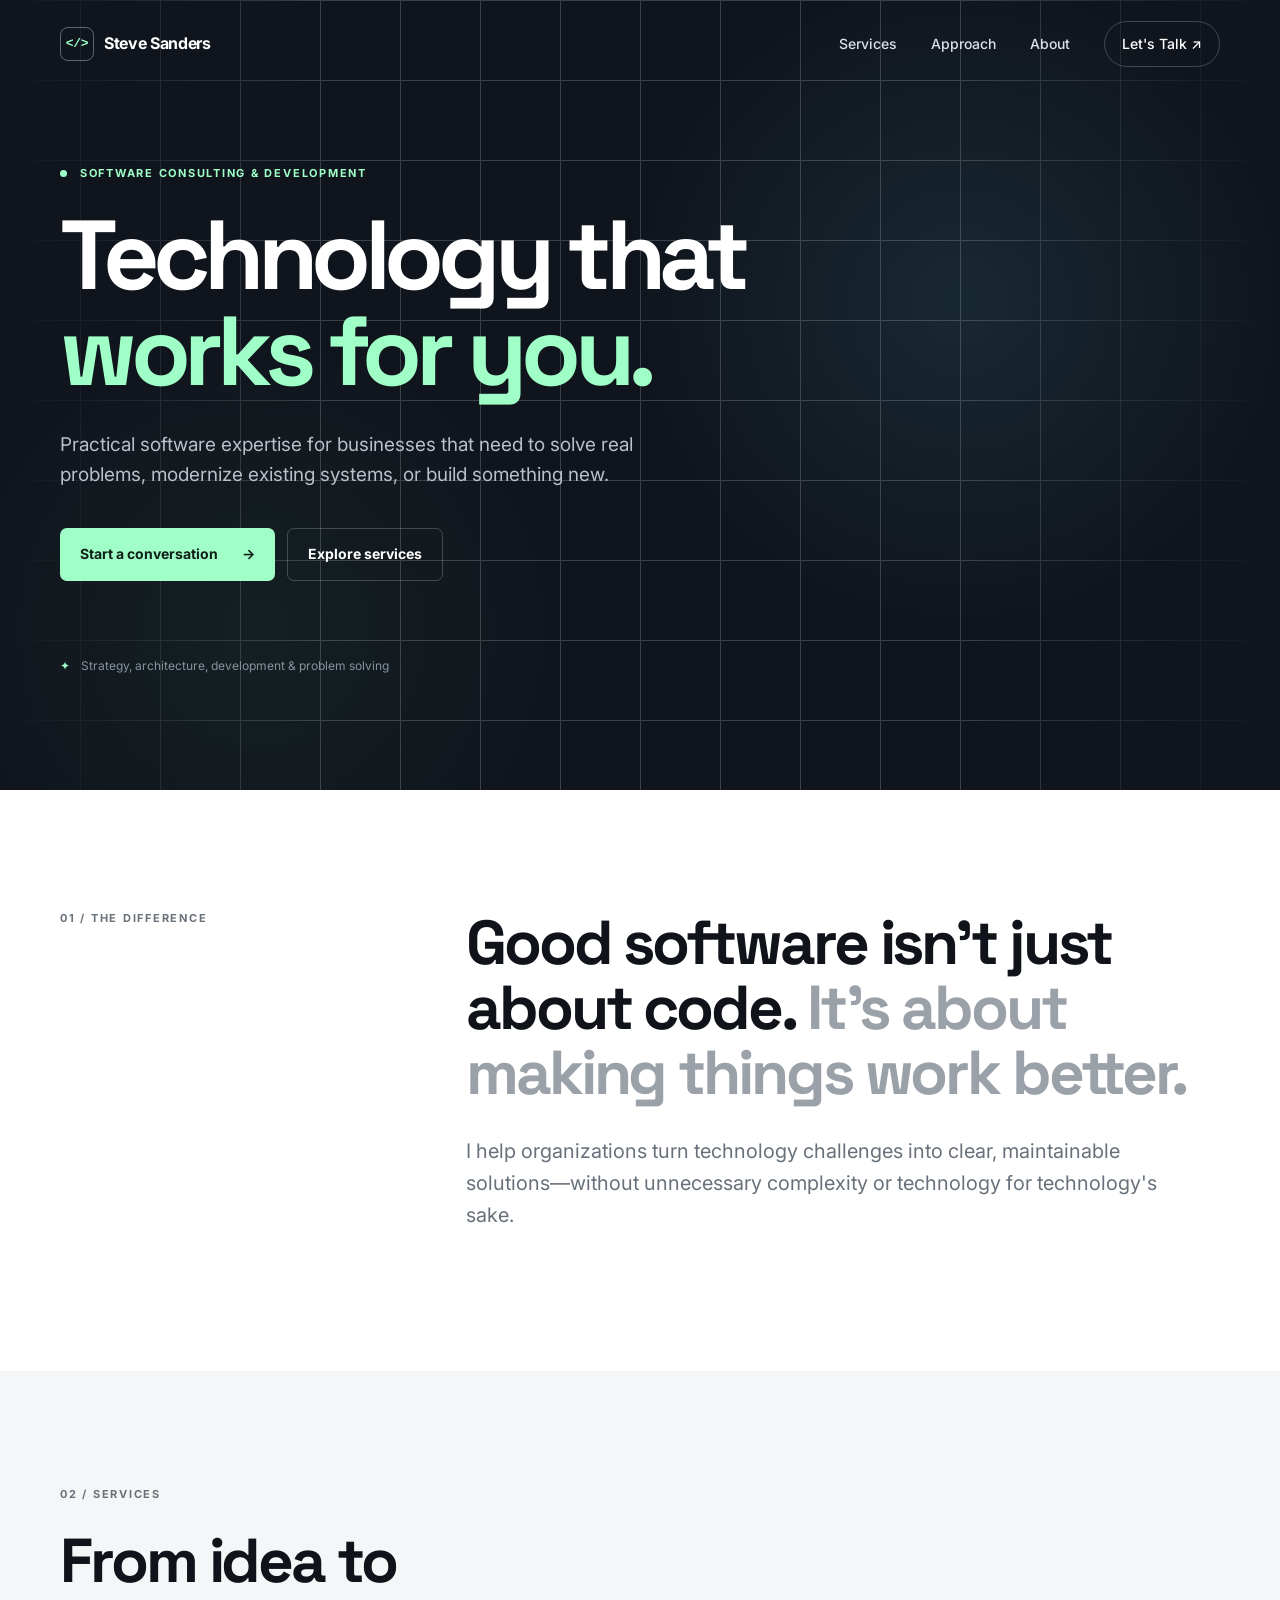
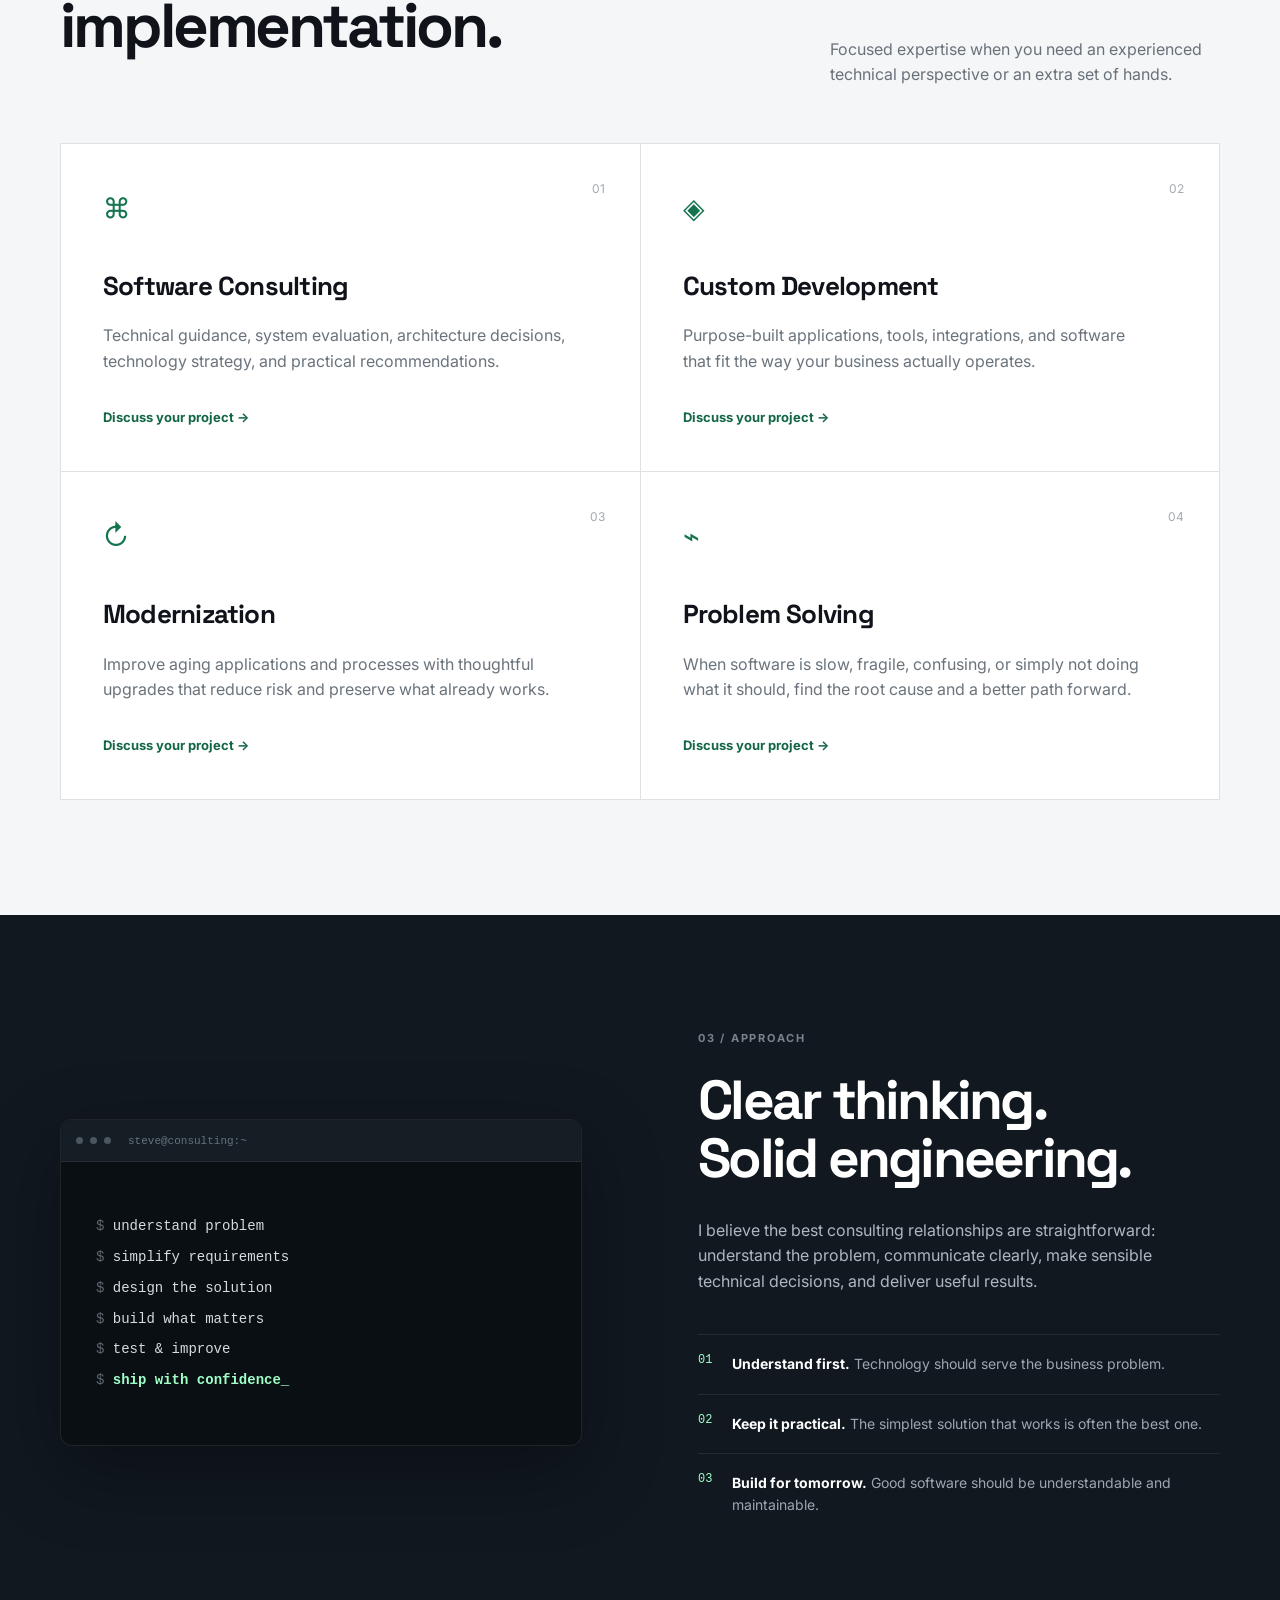
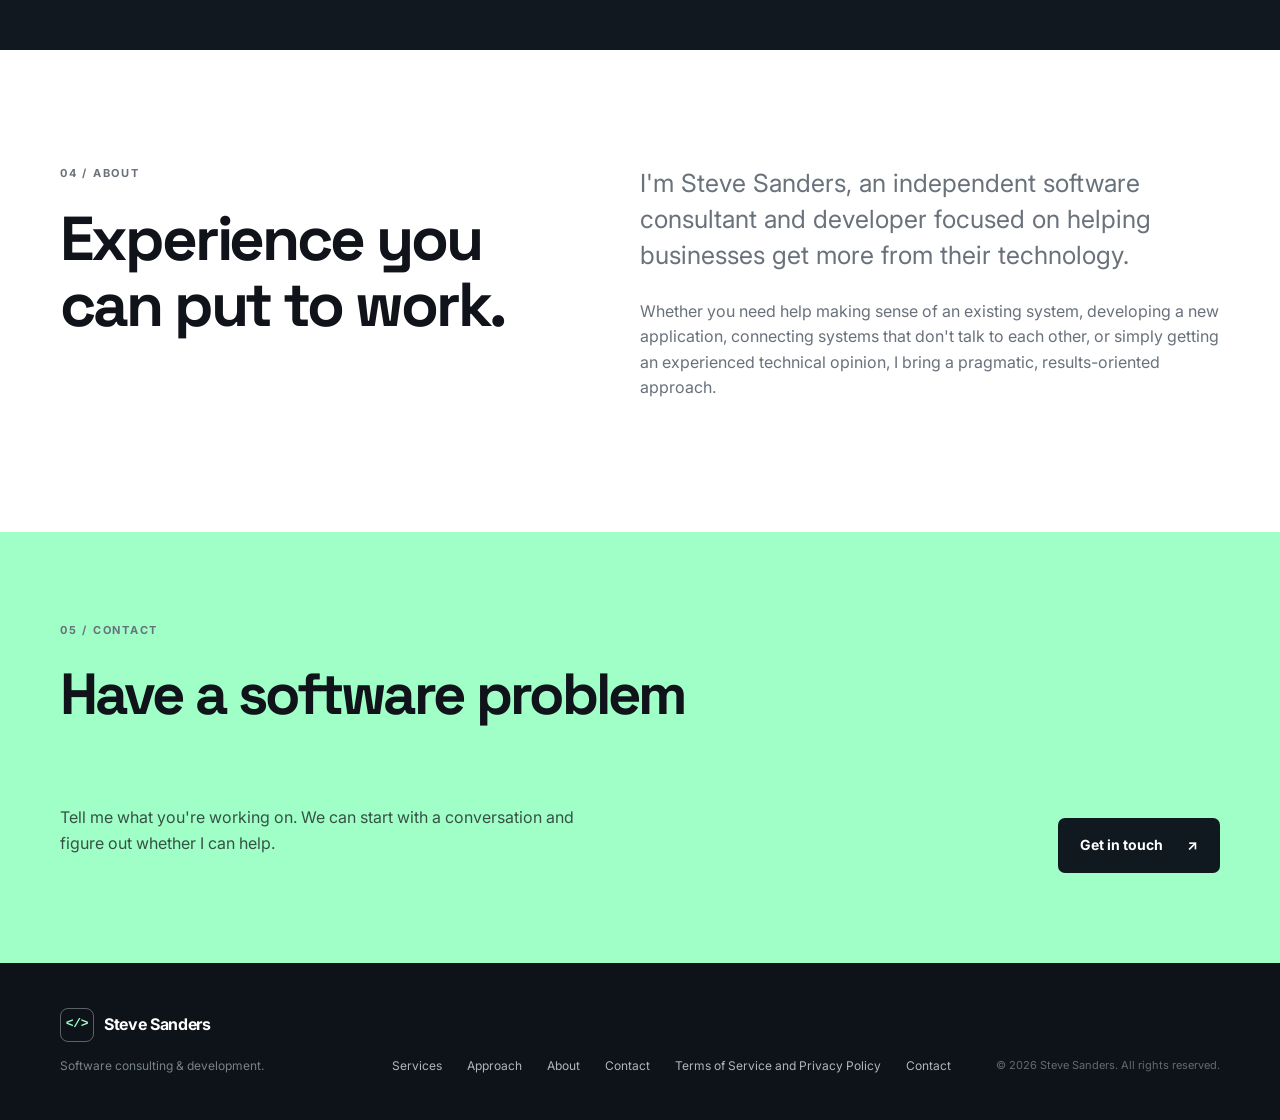
<file: index.html>
<!DOCTYPE html>
<html lang="en">

<head>
  <meta charset="utf-8">
  <meta name="viewport" content="width=device-width, initial-scale=1">
  <meta name="description"
    content="Steve Sanders provides practical software consulting and custom development services for businesses that need better technology.">
  <title>Steve Sanders | Software Consulting & Development</title>
  <link rel="preconnect" href="https://fonts.googleapis.com">
  <link rel="preconnect" href="https://fonts.gstatic.com" crossorigin>
  <link
    href="https://fonts.googleapis.com/css2?family=Inter:wght@400;500;600;700;800&family=Space+Grotesk:wght@500;600;700&display=swap"
    rel="stylesheet">
  <link rel="stylesheet" href="styles.css">
</head>

<body>
  <header class="site-header">
    <div class="container nav">
      <a class="brand" href="#top"><span class="brand-mark">&lt;/&gt;</span><span>Steve Sanders</span></a>
      <button class="menu-toggle" aria-label="Open navigation" aria-expanded="false">☰</button>
      <nav id="nav">
        <a href="#services">Services</a>
        <a href="#approach">Approach</a>
        <a href="#about">About</a>
        <a class="nav-cta" href="#contact">Let's Talk <span>↗</span></a>
      </nav>
    </div>
  </header>

  <main id="top">
    <section class="hero">
      <div class="hero-grid"></div>
      <div class="container hero-content">
        <div class="eyebrow"><span class="dot"></span> SOFTWARE CONSULTING & DEVELOPMENT</div>
        <h1>Technology that<br><em>works for you.</em></h1>
        <p class="hero-copy">Practical software expertise for businesses that need to solve real problems, modernize
          existing systems, or build something new.</p>
        <div class="hero-actions">
          <a class="button primary" href="#contact">Start a conversation <span>→</span></a>
          <a class="button ghost" href="#services">Explore services</a>
        </div>
        <div class="hero-note"><span>✦</span> Strategy, architecture, development & problem solving</div>
      </div>
    </section>

    <section class="intro">
      <div class="container intro-grid">
        <p class="section-kicker">01 / THE DIFFERENCE</p>
        <div>
          <h2>Good software isn't just about code. <span>It's about making things work better.</span></h2>
          <p class="large-copy">I help organizations turn technology challenges into clear, maintainable
            solutions—without unnecessary complexity or technology for technology's sake.</p>
        </div>
      </div>
    </section>

    <section id="services" class="services section">
      <div class="container">
        <div class="section-head">
          <div>
            <p class="section-kicker">02 / SERVICES</p>
            <h2>From idea to implementation.</h2>
          </div>
          <p>Focused expertise when you need an experienced technical perspective or an extra set of hands.</p>
        </div>
        <div class="service-grid">
          <article class="card"><span class="card-num">01</span>
            <div class="icon">⌘</div>
            <h3>Software Consulting</h3>
            <p>Technical guidance, system evaluation, architecture decisions, technology strategy, and practical
              recommendations.</p><a href="#contact">Discuss your project →</a>
          </article>
          <article class="card"><span class="card-num">02</span>
            <div class="icon">◈</div>
            <h3>Custom Development</h3>
            <p>Purpose-built applications, tools, integrations, and software that fit the way your business actually
              operates.</p><a href="#contact">Discuss your project →</a>
          </article>
          <article class="card"><span class="card-num">03</span>
            <div class="icon">↻</div>
            <h3>Modernization</h3>
            <p>Improve aging applications and processes with thoughtful upgrades that reduce risk and preserve what
              already works.</p><a href="#contact">Discuss your project →</a>
          </article>
          <article class="card"><span class="card-num">04</span>
            <div class="icon">⌁</div>
            <h3>Problem Solving</h3>
            <p>When software is slow, fragile, confusing, or simply not doing what it should, find the root cause and a
              better path forward.</p><a href="#contact">Discuss your project →</a>
          </article>
        </div>
      </div>
    </section>

    <section id="approach" class="approach section">
      <div class="container approach-grid">
        <div class="terminal">
          <div class="terminal-bar"><i></i><i></i><i></i><span>steve@consulting:~</span></div>
          <pre><span class="muted">$</span> understand problem
<span class="muted">$</span> simplify requirements
<span class="muted">$</span> design the solution
<span class="muted">$</span> build what matters
<span class="muted">$</span> test & improve
<span class="muted">$</span> <strong>ship with confidence</strong><span class="cursor">_</span></pre>
        </div>
        <div class="approach-copy">
          <p class="section-kicker">03 / APPROACH</p>
          <h2>Clear thinking.<br>Solid engineering.</h2>
          <p>I believe the best consulting relationships are straightforward: understand the problem, communicate
            clearly, make sensible technical decisions, and deliver useful results.</p>
          <div class="principles">
            <div><b>01</b><span><strong>Understand first.</strong> Technology should serve the business problem.</span>
            </div>
            <div><b>02</b><span><strong>Keep it practical.</strong> The simplest solution that works is often the best
                one.</span></div>
            <div><b>03</b><span><strong>Build for tomorrow.</strong> Good software should be understandable and
                maintainable.</span></div>
          </div>
        </div>
      </div>
    </section>

    <section id="about" class="about section">
      <div class="container about-grid">
        <div>
          <p class="section-kicker">04 / ABOUT</p>
          <h2>Experience you can put to work.</h2>
        </div>
        <div>
          <p class="about-lead">I'm Steve Sanders, an independent software consultant and developer focused on helping
            businesses get more from their technology.</p>
          <p>Whether you need help making sense of an existing system, developing a new application, connecting systems
            that don't talk to each other, or simply getting an experienced technical opinion, I bring a pragmatic,
            results-oriented approach.</p>
        </div>
      </div>
    </section>

    <section id="contact" class="contact section">
      <div class="container contact-box">
        <div>
          <p class="section-kicker">05 / CONTACT</p>
          <h2>Have a software problem<br><em>worth solving?</em></h2>
          <p>Tell me what you're working on. We can start with a conversation and figure out whether I can help.</p>
        </div>
        <a class="button light" href="mailto:info@zanderz.com?subject=Software%20Consulting%20Inquiry">Get in touch
          <span>↗</span></a>
      </div>
    </section>
  </main>

  <footer>
    <div class="container footer-grid">
      <div><a class="brand" href="#top"><span class="brand-mark">&lt;/&gt;</span><span>Steve Sanders</span></a>
        <p>Software consulting & development.</p>
      </div>
      <div class="footer-links"><a href="#services">Services</a><a href="#approach">Approach</a>
        <a href="#about">About</a><a href="#contact">Contact</a>
        <a href="terms.html">Terms of Service and Privacy Policy</a><a href="#contact">Contact</a>
        </div>
      <div class="copyright">© 2026 Steve Sanders. All rights reserved.</div>
    </div>
  </footer>
  <script src="script.js"></script>
</body>

</html>
</file>
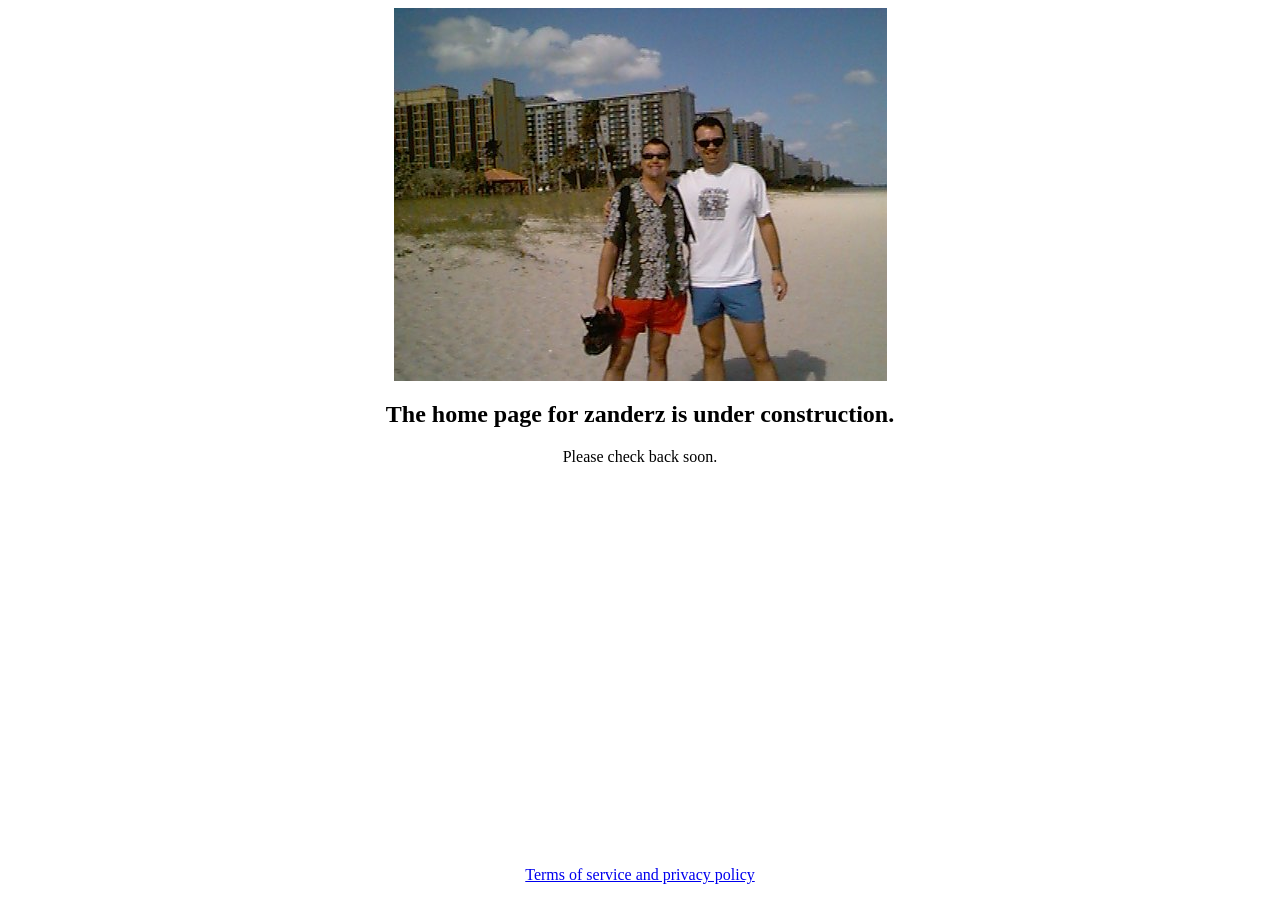
<file: miami.html>
<html><head>
<meta http-equiv="content-type" content="text/html; charset=UTF-8"><title>Home page of zanderz</title><style>:is([id*='google_ads_iframe'],[id*='taboola-'],.taboolaHeight,.taboola-placeholder,#top-ad,#credential_picker_container,#credentials-picker-container,#credential_picker_iframe,[id*='google-one-tap-iframe'],#google-one-tap-popup-container,.google-one-tap__module,.google-one-tap-modal-div,#amp_floatingAdDiv,#ez-content-blocker-container) {display:none!important;min-height:0!important;height:0!important;}</style></head>
<body>
<center><img src="Miami1.jpg">
<h2>The home page for zanderz is under construction.</h2>
<p>
Please check back soon.
</p><p>
</p></center>
<p style=" position: absolute; bottom: 0; left: 0; width: 100%; text-align: center;"><a href="terms.html">Terms of service and privacy policy</a></p>	
</body></html>
</file>
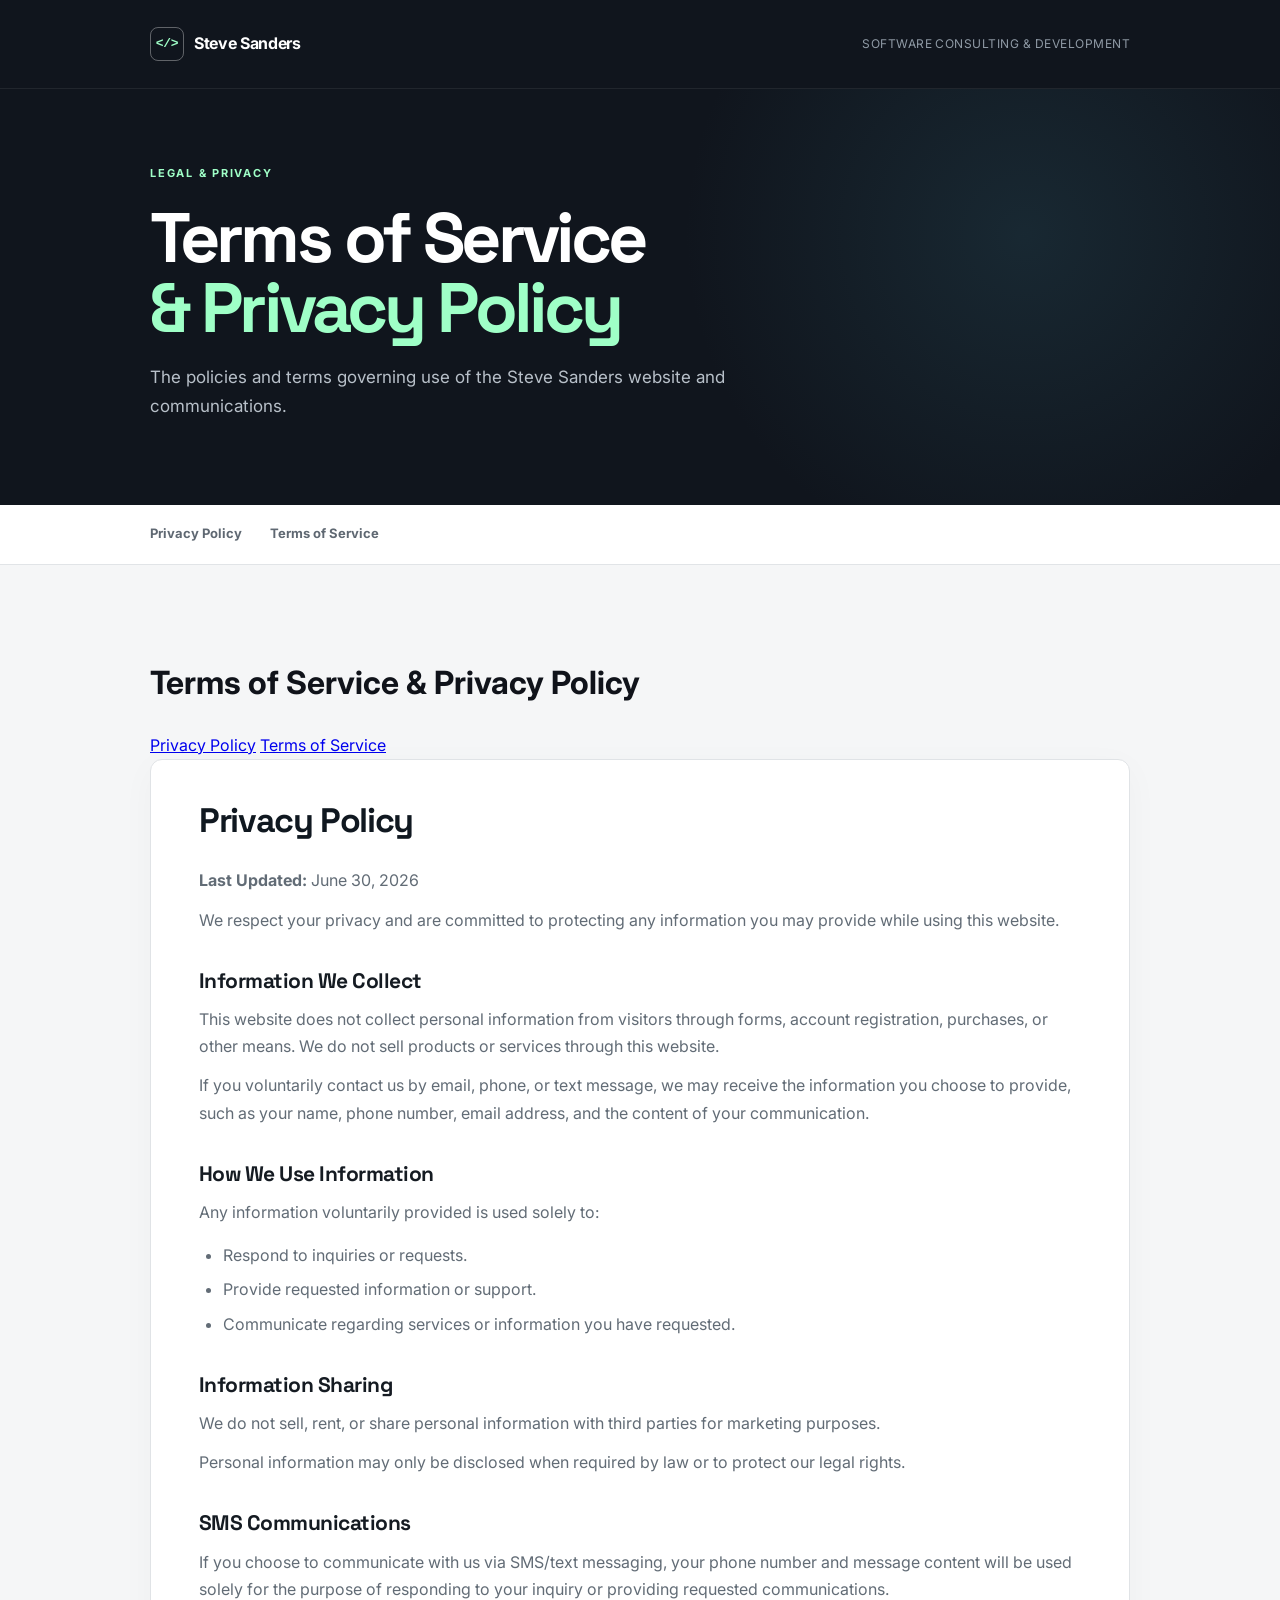
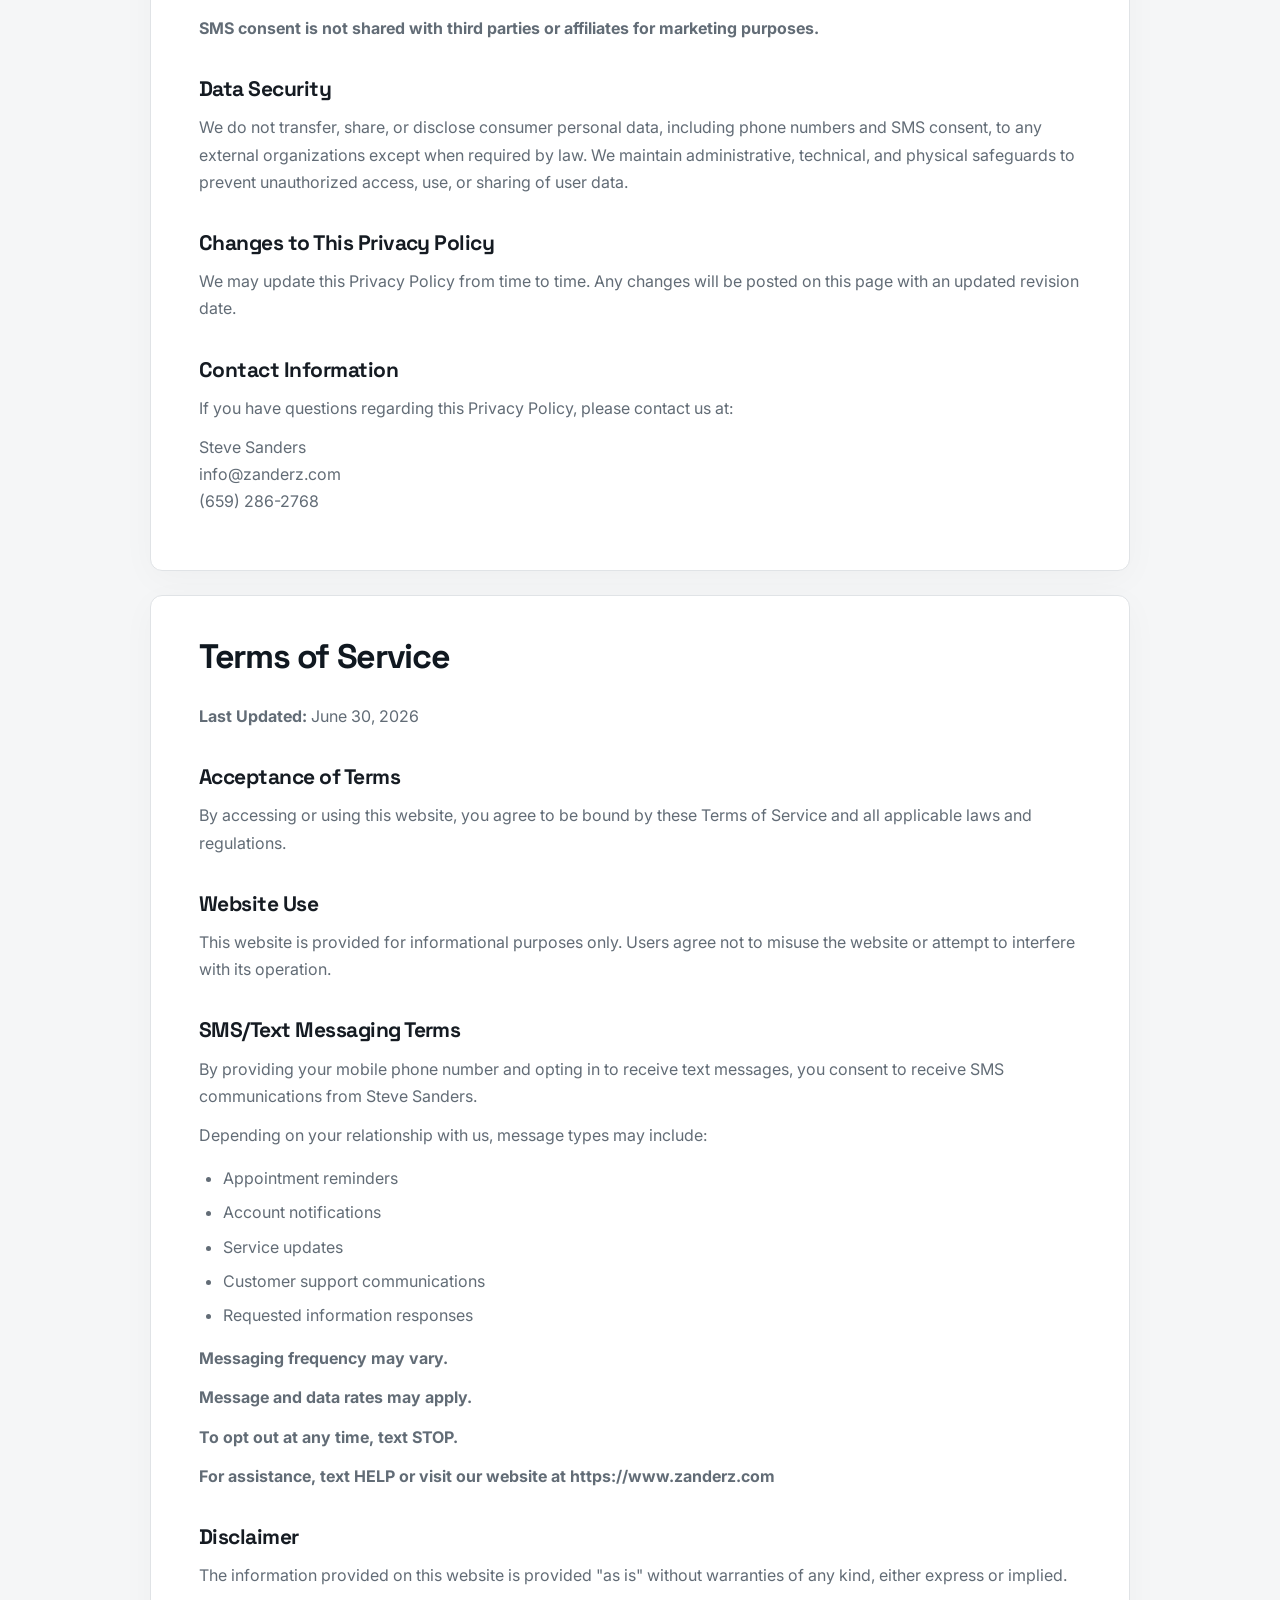
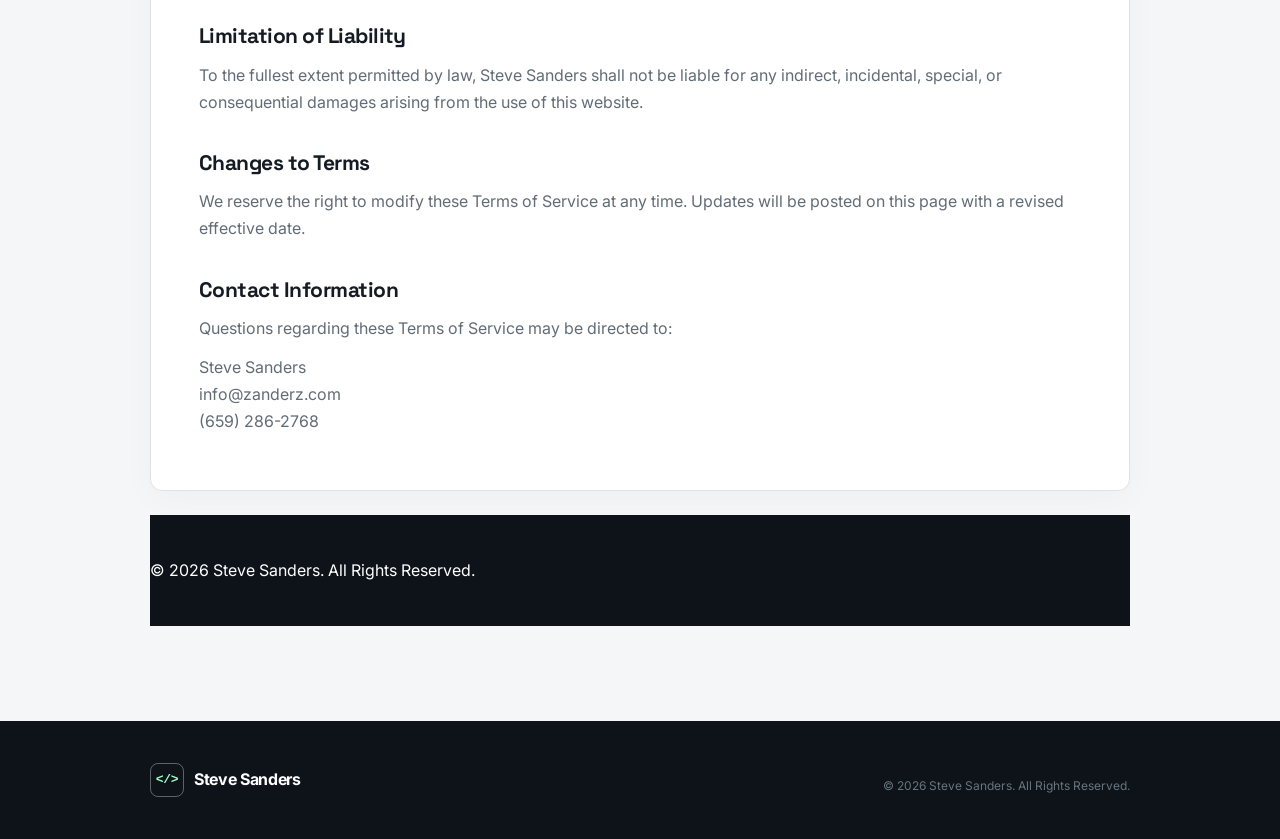
<file: terms.html>
<!DOCTYPE html>
<html lang="en">
<head>
<meta charset="UTF-8">
<meta name="viewport" content="width=device-width, initial-scale=1.0">
<title>Terms of Service & Privacy Policy | Steve Sanders</title>
<meta name="description" content="Terms of Service and Privacy Policy for Steve Sanders.">
<link rel="preconnect" href="https://fonts.googleapis.com">
<link rel="preconnect" href="https://fonts.gstatic.com" crossorigin>
<link href="https://fonts.googleapis.com/css2?family=Inter:wght@400;500;600;700;800&family=Space+Grotesk:wght@500;600;700&display=swap" rel="stylesheet">
<style>
*{box-sizing:border-box}html{scroll-behavior:smooth}
body{margin:0;font-family:Inter,Arial,sans-serif;line-height:1.7;background:#f5f6f7;color:#10131a}
.container{width:min(980px,calc(100% - 40px));margin:auto}
.site-header{background:#10151d;color:#fff;border-bottom:1px solid #ffffff12}
.nav{min-height:88px;display:flex;align-items:center;justify-content:space-between;gap:30px}
.brand{display:flex;align-items:center;gap:10px;color:#fff;text-decoration:none;font-weight:700;letter-spacing:-.02em}
.brand-mark{display:grid;place-items:center;width:34px;height:34px;border:1px solid #ffffff55;border-radius:8px;font-family:monospace;font-size:13px;color:#9fffc7}
.nav-note{font-size:12px;color:#8f9aa5;letter-spacing:.04em}
.hero{background:#10151d;color:#fff;padding:75px 0 85px;position:relative;overflow:hidden}
.hero:before{content:"";position:absolute;inset:0;background:radial-gradient(circle at 80% 35%,#294f5d55,transparent 32%)}
.hero-inner{position:relative}
.eyebrow,.section-kicker{font-size:11px;font-weight:700;letter-spacing:.16em}
.eyebrow{color:#9fffc7;margin-bottom:20px}
.hero h1{font-family:"Space Grotesk";font-size:clamp(42px,7vw,70px);line-height:1;letter-spacing:-.055em;margin:0 0 20px}
.hero h1 em{font-style:normal;color:#9fffc7}
.hero p{max-width:650px;color:#b8c0c9;margin:0;font-size:17px}
.policy-nav{background:#fff;border-bottom:1px solid #e1e4e7;position:sticky;top:0;z-index:5}
.policy-nav .container{display:flex;gap:28px;overflow:auto}
.policy-nav a{padding:17px 0;color:#5f6872;text-decoration:none;font-size:13px;font-weight:700;white-space:nowrap;border-bottom:2px solid transparent}
.policy-nav a:hover{color:#126744;border-bottom-color:#9fffc7}
.content{padding:70px 0 95px}
.content section{background:#fff;border:1px solid #e0e3e6;border-radius:12px;padding:42px 48px;margin-bottom:24px;box-shadow:0 8px 35px #10182008}
.content h2{font-family:"Space Grotesk";font-size:34px;line-height:1.1;letter-spacing:-.04em;margin:0 0 28px;color:#101820}
.content h3{font-family:"Space Grotesk";font-size:21px;line-height:1.25;letter-spacing:-.025em;margin:34px 0 10px;color:#151b22}
.content p{color:#626c76;margin:12px 0}
.content ul{color:#626c76;padding-left:24px}
.content li{margin:7px 0}
.content .updated{font-size:12px!important;text-transform:uppercase;letter-spacing:.1em;color:#14744d!important;font-weight:700}
footer{background:#0d1319;color:#fff;padding:42px 0}
.footer-grid{display:flex;justify-content:space-between;gap:30px;align-items:end}
footer p{margin:0;color:#69747e;font-size:12px}
@media(max-width:650px){
.container{width:min(100% - 28px,980px)}.nav{min-height:72px}.nav-note{display:none}
.hero{padding:60px 0 65px}.content{padding:45px 0 65px}
.content section{padding:30px 24px}.content h2{font-size:29px}
.footer-grid{display:block}footer p{margin-top:14px}
}
</style>
</head>
<body>
<header class="site-header">
  <div class="container nav">
    <a class="brand" href="index.html"><span class="brand-mark">&lt;/&gt;</span><span>Steve Sanders</span></a>
    <div class="nav-note">SOFTWARE CONSULTING &amp; DEVELOPMENT</div>
  </div>
</header>
<section class="hero">
  <div class="container hero-inner">
    <div class="eyebrow">LEGAL &amp; PRIVACY</div>
    <h1>Terms of Service<br><em>&amp; Privacy Policy</em></h1>
    <p>The policies and terms governing use of the Steve Sanders website and communications.</p>
  </div>
</section>
<nav class="policy-nav">
  <div class="container">
    <a href="#privacy-policy">Privacy Policy</a>
    <a href="#terms-of-service">Terms of Service</a>
  </div>
</nav>
<main class="content"><div class="container"><h1>Terms of Service & Privacy Policy</h1>

    <nav>
        <a href="#privacy-policy">Privacy Policy</a>
        <a href="#terms-of-service">Terms of Service</a>
    </nav>

    <section id="privacy-policy">
        <h2>Privacy Policy</h2>

        <p><strong>Last Updated:</strong> June 30, 2026</p>

        <p>
            We respect your privacy and are committed to protecting any information
            you may provide while using this website.
        </p>

        <h3>Information We Collect</h3>
        <p>
            This website does not collect personal information from visitors through
            forms, account registration, purchases, or other means. We do not sell
            products or services through this website.
        </p>

        <p>
            If you voluntarily contact us by email, phone, or text message, we may
            receive the information you choose to provide, such as your name, phone
            number, email address, and the content of your communication.
        </p>

        <h3>How We Use Information</h3>
        <p>
            Any information voluntarily provided is used solely to:
        </p>
        <ul>
            <li>Respond to inquiries or requests.</li>
            <li>Provide requested information or support.</li>
            <li>Communicate regarding services or information you have requested.</li>
        </ul>

        <h3>Information Sharing</h3>
        <p>
            We do not sell, rent, or share personal information with third parties
            for marketing purposes.
        </p>

        <p>
            Personal information may only be disclosed when required by law or to
            protect our legal rights.
        </p>

        <h3>SMS Communications</h3>
        <p>
            If you choose to communicate with us via SMS/text messaging, your phone
            number and message content will be used solely for the purpose of
            responding to your inquiry or providing requested communications.
        </p>

        <p>
            <strong>SMS consent is not shared with third parties or affiliates for
            marketing purposes.</strong>
        </p>

        <h3>Data Security</h3>
        <p>
We do not transfer, share, or disclose consumer personal data, including phone numbers and SMS consent, to any external organizations except when required by law. We maintain administrative, technical, and physical safeguards to prevent unauthorized access, use, or sharing of user data.
        </p>

        <h3>Changes to This Privacy Policy</h3>
        <p>
            We may update this Privacy Policy from time to time. Any changes will be
            posted on this page with an updated revision date.
        </p>

        <h3>Contact Information</h3>
        <p>
            If you have questions regarding this Privacy Policy, please contact us
            at:
        </p>
        <p>
            Steve Sanders<br>
            info@zanderz.com<br>
            (659) 286-2768
        </p>
    </section>

    <section id="terms-of-service">
        <h2>Terms of Service</h2>

        <p><strong>Last Updated:</strong> June 30, 2026</p>

        <h3>Acceptance of Terms</h3>
        <p>
            By accessing or using this website, you agree to be bound by these
            Terms of Service and all applicable laws and regulations.
        </p>

        <h3>Website Use</h3>
        <p>
            This website is provided for informational purposes only. Users agree
            not to misuse the website or attempt to interfere with its operation.
        </p>

        <h3>SMS/Text Messaging Terms</h3>

        <p>
            By providing your mobile phone number and opting in to receive text
            messages, you consent to receive SMS communications from
            Steve Sanders.
        </p>

        <p>
            Depending on your relationship with us, message types may include:
        </p>

        <ul>
            <li>Appointment reminders</li>
            <li>Account notifications</li>
            <li>Service updates</li>
            <li>Customer support communications</li>
            <li>Requested information responses</li>
        </ul>

        <p>
            <strong>Messaging frequency may vary.</strong>
        </p>

        <p>
            <strong>Message and data rates may apply.</strong>
        </p>

        <p>
            <strong>To opt out at any time, text STOP.</strong>
        </p>

        <p>
            <strong>For assistance, text HELP or visit our website at
            https://www.zanderz.com</strong>
        </p>

        <h3>Disclaimer</h3>
        <p>
            The information provided on this website is provided "as is" without
            warranties of any kind, either express or implied.
        </p>

        <h3>Limitation of Liability</h3>
        <p>
            To the fullest extent permitted by law, Steve Sanders shall not be
            liable for any indirect, incidental, special, or consequential damages
            arising from the use of this website.
        </p>

        <h3>Changes to Terms</h3>
        <p>
            We reserve the right to modify these Terms of Service at any time.
            Updates will be posted on this page with a revised effective date.
        </p>

        <h3>Contact Information</h3>
        <p>
            Questions regarding these Terms of Service may be directed to:
        </p>
        <p>
            Steve Sanders<br>
            info@zanderz.com<br>
            (659) 286-2768
        </p>
    </section>

    <footer>
        &copy; 2026 Steve Sanders. All Rights Reserved.
    </footer></div></main>
<footer><div class="container footer-grid">
  <div class="brand"><span class="brand-mark">&lt;/&gt;</span><span>Steve Sanders</span></div>
  <p>&copy; 2026 Steve Sanders. All Rights Reserved.</p>
</div></footer>
</body>
</html>
</file>
<file: styles.css>
*{box-sizing:border-box}html{scroll-behavior:smooth}body{margin:0;font-family:Inter,Arial,sans-serif;color:#10131a;background:#f5f6f7;line-height:1.6}.container{width:min(1160px,calc(100% - 48px));margin:auto}.site-header{position:absolute;top:0;left:0;right:0;z-index:10;color:#fff}.nav{height:88px;display:flex;align-items:center;justify-content:space-between}.brand{display:flex;align-items:center;gap:10px;color:inherit;text-decoration:none;font-weight:700;letter-spacing:-.02em}.brand-mark{display:grid;place-items:center;width:34px;height:34px;border:1px solid #ffffff55;border-radius:8px;font-family:monospace;font-size:13px;color:#9fffc7}.nav nav{display:flex;align-items:center;gap:34px}.nav nav a{color:#dce2e8;text-decoration:none;font-size:14px;font-weight:500}.nav .nav-cta{padding:11px 17px;border:1px solid #ffffff35;border-radius:999px;color:#fff}.menu-toggle{display:none;background:none;border:0;color:white;font-size:25px}.hero{min-height:790px;display:flex;align-items:center;position:relative;overflow:hidden;background:#10151d;color:#fff}.hero:before{content:"";position:absolute;inset:0;background:radial-gradient(circle at 75% 38%,#294f5d55,transparent 30%),radial-gradient(circle at 20% 80%,#274b3a33,transparent 25%)}.hero-grid{position:absolute;inset:0;opacity:.18;background-image:linear-gradient(#fff 1px,transparent 1px),linear-gradient(90deg,#fff 1px,transparent 1px);background-size:80px 80px;mask-image:linear-gradient(to right,transparent,black 25%,black 75%,transparent)}.hero-content{position:relative;padding:140px 0 90px}.eyebrow,.section-kicker{font-size:11px;font-weight:700;letter-spacing:.16em}.eyebrow{color:#9fffc7;margin-bottom:25px}.dot{display:inline-block;width:7px;height:7px;background:#9fffc7;border-radius:50%;margin-right:8px}.hero h1{font-family:"Space Grotesk",sans-serif;font-size:clamp(55px,8vw,98px);line-height:.98;letter-spacing:-.065em;margin:0 0 30px;max-width:900px}.hero h1 em,.contact h2 em{font-style:normal;color:#9fffc7}.hero-copy{font-size:19px;color:#b8c0c9;max-width:650px;margin-bottom:38px}.hero-actions{display:flex;gap:12px;flex-wrap:wrap}.button{display:inline-flex;align-items:center;gap:24px;text-decoration:none;padding:14px 20px;border-radius:7px;font-size:14px;font-weight:700}.button.primary{background:#9fffc7;color:#102019}.button.ghost{color:#fff;border:1px solid #ffffff35}.hero-note{margin-top:75px;color:#88929d;font-size:12px}.hero-note span{color:#9fffc7;margin-right:8px}.section{padding:115px 0}.intro{background:#fff;padding:120px 0}.intro-grid{display:grid;grid-template-columns:28% 1fr;gap:7%}.section-kicker{color:#69717b;margin:0 0 24px}.intro h2,.section-head h2,.approach h2,.about h2,.contact h2{font-family:"Space Grotesk";font-size:clamp(38px,5vw,62px);line-height:1.05;letter-spacing:-.05em;margin:0 0 30px}.intro h2 span{color:#9aa1a8}.large-copy{max-width:700px;font-size:20px;color:#68717b}.services{background:#f5f6f7}.section-head{display:flex;justify-content:space-between;gap:40px;align-items:end;margin-bottom:55px}.section-head>p{max-width:390px;color:#69717b;margin:0}.service-grid{display:grid;grid-template-columns:repeat(2,1fr);gap:1px;background:#dfe2e5;border:1px solid #dfe2e5}.card{position:relative;background:#fff;padding:42px;min-height:310px}.card-num{position:absolute;right:35px;top:35px;color:#a3aab1;font-size:12px}.icon{font-size:28px;color:#14744d;margin-bottom:35px}.card h3{font-family:"Space Grotesk";font-size:26px;letter-spacing:-.03em;margin:0 0 12px}.card p{color:#6a737c;max-width:470px}.card a{display:inline-block;margin-top:16px;color:#126744;text-decoration:none;font-size:13px;font-weight:700}.approach{background:#111820;color:#fff}.approach-grid{display:grid;grid-template-columns:1fr 1fr;gap:10%;align-items:center}.approach .section-kicker{color:#78838e}.approach h2{font-size:55px}.approach-copy>p:not(.section-kicker){color:#aeb7c0;max-width:520px}.terminal{border:1px solid #ffffff16;border-radius:12px;overflow:hidden;background:#0a0f14;box-shadow:0 25px 80px #0005}.terminal-bar{height:42px;background:#151d25;border-bottom:1px solid #ffffff12;display:flex;align-items:center;padding:0 15px;gap:7px;color:#66727d;font:11px monospace}.terminal-bar i{width:7px;height:7px;border-radius:50%;background:#4b5660}.terminal-bar span{margin-left:10px}.terminal pre{padding:35px;font:14px/2.2 monospace;color:#d4dce2}.muted{color:#5c6872}.terminal strong{color:#9fffc7}.cursor{color:#9fffc7}.principles{margin-top:40px}.principles div{display:flex;gap:20px;padding:18px 0;border-top:1px solid #ffffff14;color:#9da7b0;font-size:14px}.principles b{color:#9fffc7;font:12px monospace}.principles strong{color:#fff}.about{background:#fff}.about-grid{display:grid;grid-template-columns:40% 1fr;gap:10%}.about-lead{font-size:25px;line-height:1.45;color:#222831;margin-top:0}.about p:not(.section-kicker){color:#69717b}.contact{padding:90px 0;background:#9fffc7}.contact-box{display:flex;justify-content:space-between;align-items:end;gap:40px}.contact h2{font-size:58px;margin-bottom:20px}.contact p:not(.section-kicker){max-width:550px;color:#365246}.button.light{background:#101820;color:#fff;padding:16px 22px;white-space:nowrap}footer{background:#0d1319;color:#fff;padding:45px 0}.footer-grid{display:grid;grid-template-columns:1fr auto auto;gap:45px;align-items:end}.footer-grid p{font-size:12px;color:#77818b;margin:14px 0 0}.footer-links{display:flex;gap:25px}.footer-links a{font-size:12px;color:#aeb6be;text-decoration:none}.copyright{font-size:11px;color:#606a74}@media(max-width:800px){.container{width:min(100% - 34px,1160px)}.nav nav{display:none}.menu-toggle{display:block}.nav nav.open{display:flex;position:absolute;top:72px;left:17px;right:17px;background:#111820;padding:22px;flex-direction:column;align-items:flex-start;border:1px solid #ffffff12;border-radius:10px}.hero{min-height:720px}.hero h1{font-size:58px}.intro-grid,.approach-grid,.about-grid{grid-template-columns:1fr;gap:25px}.section{padding:80px 0}.section-head,.contact-box{display:block}.section-head>p{margin-top:20px}.service-grid{grid-template-columns:1fr}.card{min-height:280px}.approach h2,.contact h2{font-size:44px}.terminal{order:2}.footer-grid{grid-template-columns:1fr}.footer-links{flex-wrap:wrap}.copyright{margin-top:5px}}
</file>
